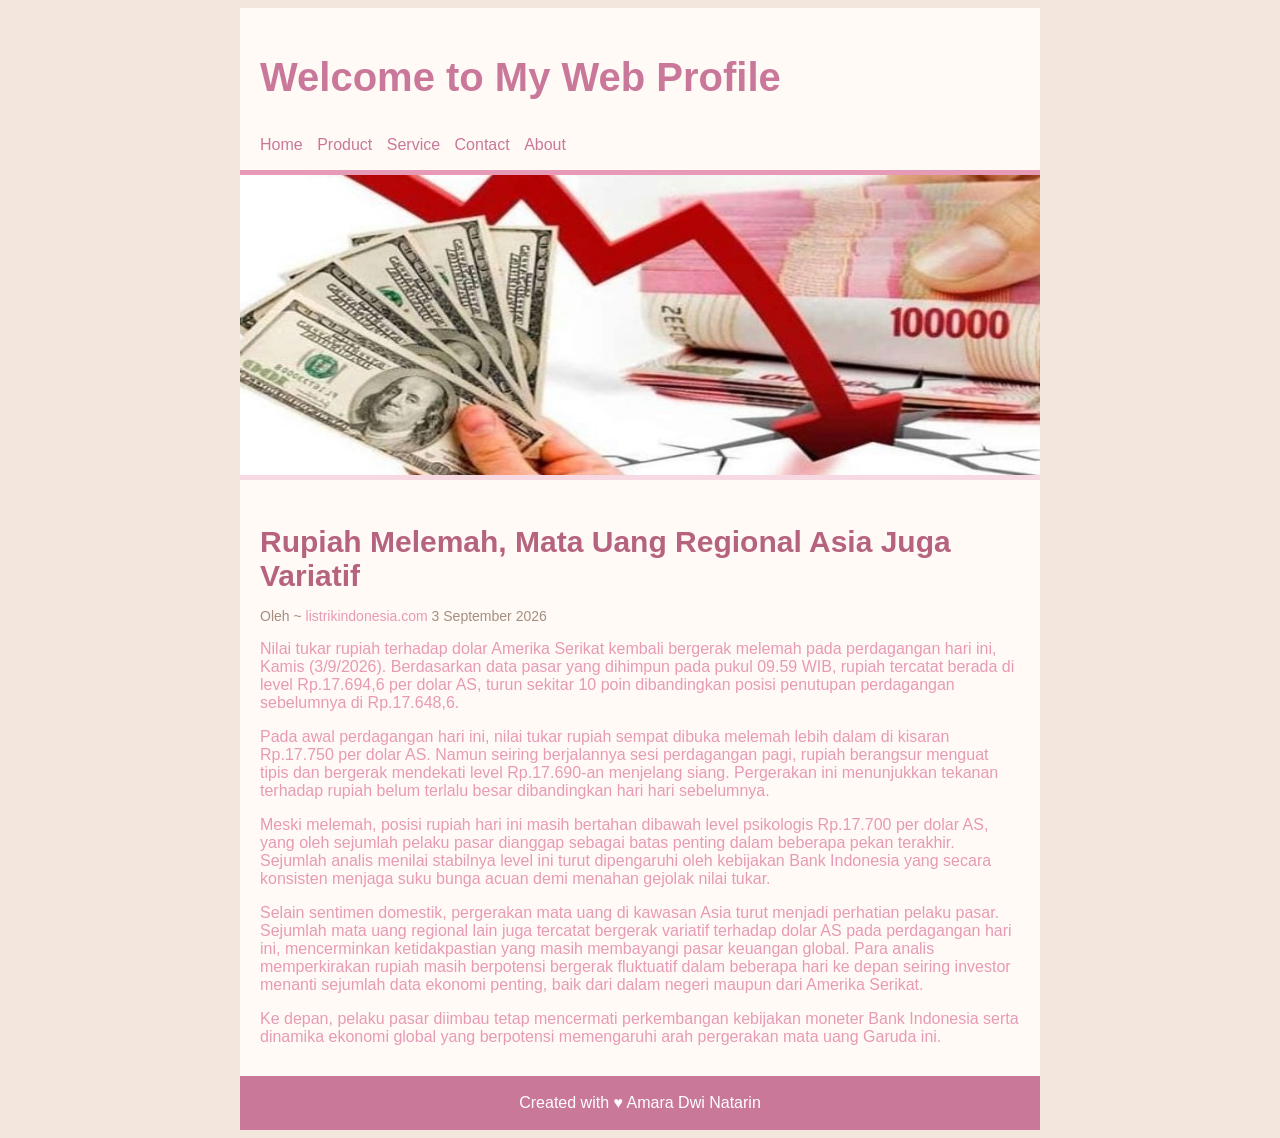
<file: web-css/index.html>
<!DOCTYPE html>
<html>
<head>
   
    <title>Web Profille</title>
    <!-- link style css external -->
    <link rel="stylesheet" type="text/css" href="css/style.css">
</head>
<body>
    <!-- membuat container -->
     <div class="container">
        <!-- membuat header -->
        <div class="header">
            <h1 class="judul">Welcome to My Web Profile</h1>
            <!-- membuat menu navigasi atas -->
             <ul class="nav">
                <li><a href="#">Home</a></li>
                <li><a href="#">Product</a></li>
                <li><a href="#">Service</a></li>
                <li><a href="#">Contact</a></li>
                <li><a href="#">About</a></li>
             </ul>
        </div>
        <!-- header -->
        
        <!-- banner -->
        <div class="banner"></div>
        <!-- banner -->
        <!-- isi -->
        <div class="isi">
            <h2>Rupiah Melemah, Mata Uang Regional Asia Juga Variatif </h2>
            <p class="penulis">Oleh ~ <a href="#">listrikindonesia.com</a> 3 September 2026</p>
        <p> Nilai tukar rupiah terhadap dolar Amerika Serikat kembali bergerak melemah pada perdagangan hari ini,
            Kamis (3/9/2026). Berdasarkan data pasar yang dihimpun pada pukul 09.59 WIB, rupiah tercatat berada
            di level Rp.17.694,6 per dolar AS, turun sekitar 10 poin dibandingkan posisi penutupan perdagangan 
            sebelumnya di Rp.17.648,6.
        </p>

        <p>
            Pada awal perdagangan hari ini, nilai tukar rupiah sempat dibuka melemah lebih dalam di kisaran 
            Rp.17.750 per dolar AS. Namun seiring berjalannya sesi perdagangan pagi, rupiah berangsur menguat tipis 
            dan bergerak mendekati level Rp.17.690-an menjelang siang. Pergerakan ini menunjukkan tekanan terhadap
            rupiah belum terlalu besar dibandingkan hari hari sebelumnya.
        </p>

        <p>
            Meski melemah, posisi rupiah hari ini masih bertahan dibawah level psikologis Rp.17.700 per dolar AS, 
            yang oleh sejumlah pelaku pasar dianggap sebagai batas penting dalam beberapa pekan terakhir. Sejumlah
            analis menilai stabilnya level ini turut dipengaruhi oleh kebijakan Bank Indonesia yang secara konsisten 
            menjaga suku bunga acuan demi menahan gejolak nilai tukar.
        </p>

        <p>
            Selain sentimen domestik, pergerakan mata uang di kawasan Asia turut menjadi perhatian pelaku pasar. 
            Sejumlah mata uang regional lain juga tercatat bergerak variatif terhadap dolar AS pada perdagangan hari ini, 
            mencerminkan ketidakpastian yang masih membayangi pasar keuangan global. Para analis memperkirakan rupiah
            masih berpotensi bergerak fluktuatif dalam beberapa hari ke depan seiring investor menanti sejumlah data ekonomi penting,
            baik dari dalam negeri maupun dari Amerika Serikat.
        </p>

        <p>
            Ke depan, pelaku pasar diimbau tetap mencermati perkembangan kebijakan moneter Bank Indonesia serta dinamika
            ekonomi global yang berpotensi memengaruhi arah pergerakan mata uang Garuda ini.
        </p>
     </div>

     <!-- footer -->
     <div class="footer">
        <p class="copyright">Created with &hearts; Amara Dwi Natarin</p>
     </div>
     <!-- footer -->
                   
</body>
</html>
</file>
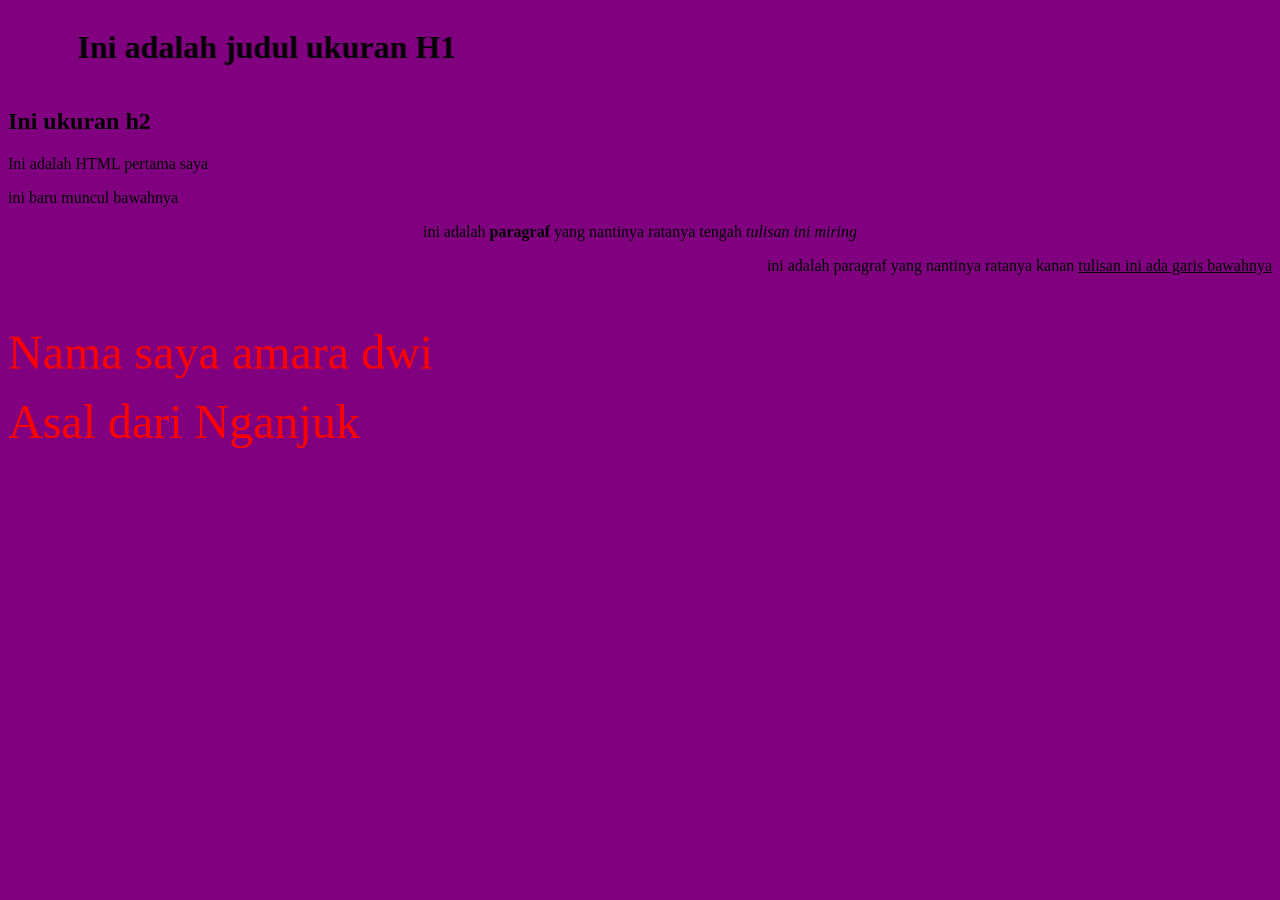
<file: tugas1/tugas1.html>
<html>
    <head>
        <title> HTML Tugas 1 </title>
    </head>
   
    <body bgcolor="purple">

        <marquee behavior="alternate" direction="right"> 
            <h1>Ini adalah judul ukuran H1</h1>
        </marquee>

        <h2>Ini ukuran h2</h2>
        <p>Ini adalah HTML pertama saya</p>
        <p>ini baru muncul bawahnya</p>
        <p align="center"> ini adalah <b>paragraf</b> yang nantinya ratanya tengah <i>tulisan ini miring</i> </p>
        <p align="right">ini adalah paragraf yang nantinya ratanya kanan <u>tulisan ini ada garis bawahnya</u> </p>
        
            <marquee behavior="slide" direction="up">
                <p>
                    <font size="20" color="red">Nama saya amara dwi</font>
                </p>
            </marquee>
        <p>
            <font size="20" color="red">Asal dari Nganjuk</font>
        </p>
    
    </body>
     
</html>
</file>
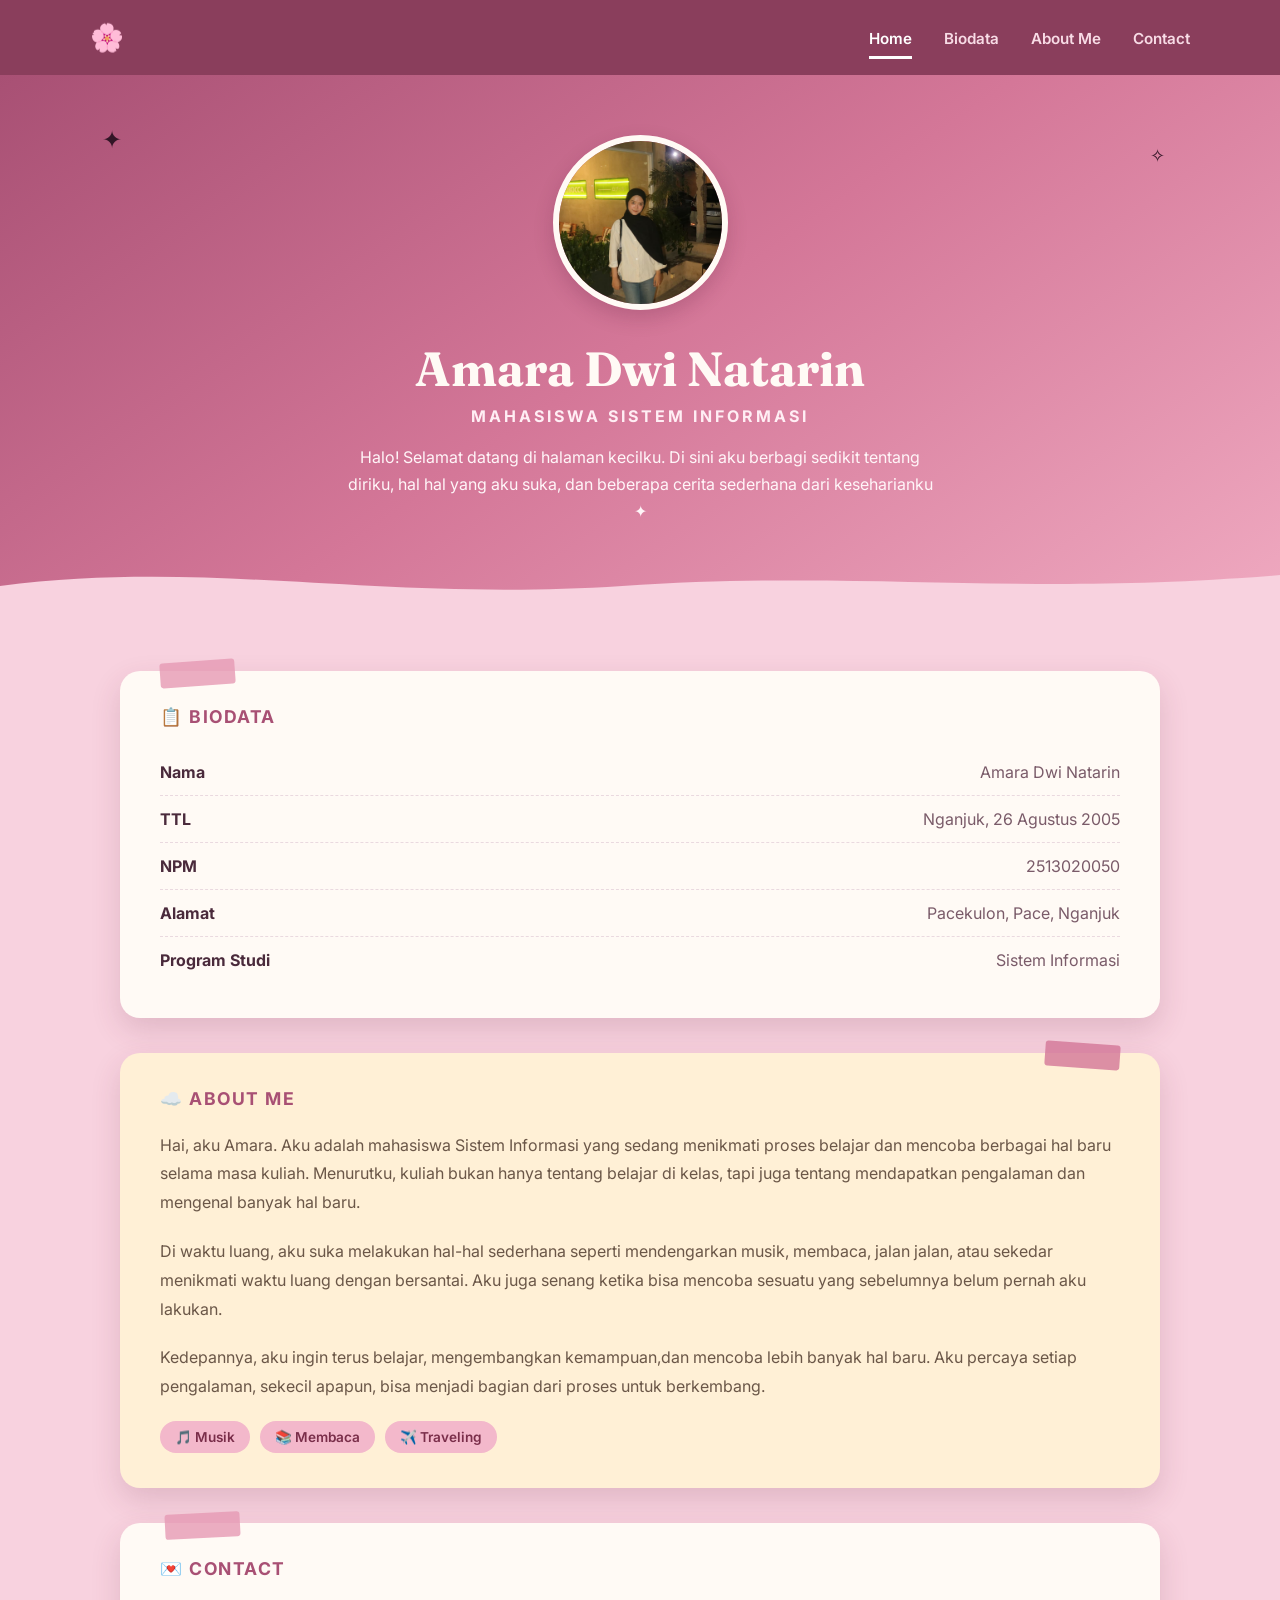
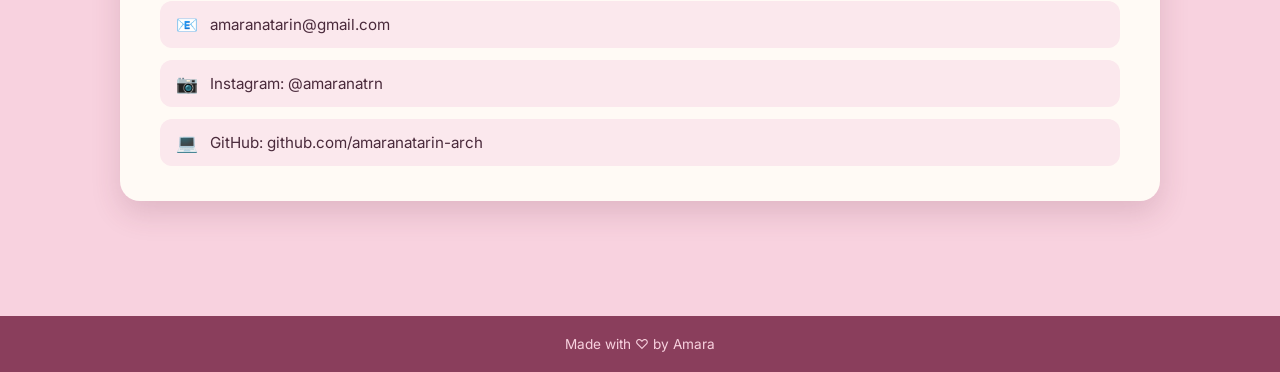
<file: tugas2/tugas2.html>
<!DOCTYPE html>
<html lang="id">
<head>
    <meta charset="UTF-8">
    <meta name="viewport" content="width=device-width, initial-scale=1.0">

    <title>Tugas 2 - Amara Dwi Natarin</title>

    <!-- Google Fonts -->
    <link rel="preconnect" href="https://fonts.googleapis.com">
    <link rel="preconnect" href="https://fonts.gstatic.com" crossorigin>

    <link href="https://fonts.googleapis.com/css2?family=Fraunces:wght@600;700&family=Inter:wght@400;500;600;700&display=swap" rel="stylesheet">

    <style>

        /* ================= WARNA ================= */

        :root {
            --pink-light: #f8d2df;
            --pink: #efa9c0;
            --pink-deep: #d47798;
            --pink-dark: #a85074;
            --nav-bg: #8a3e5c;
            --cream: #fffaf5;
            --note: #fff0d6;
            --text-dark: #4a2a3b;
            --text-soft: #7a5b69;
        }


        /* ================= DASAR ================= */

        * {
            margin: 0;
            padding: 0;
            box-sizing: border-box;
        }

        html {
            scroll-behavior: smooth;
        }

        body {
            font-family: "Inter", sans-serif;
            background: var(--pink-light);
            color: var(--text-dark);
        }


        /* ================= NAVBAR ================= */

        nav {
            background: var(--nav-bg);
            min-height: 75px;
            padding: 0 7%;

            display: flex;
            align-items: center;
            justify-content: space-between;
        }

        .logo {
            font-size: 1.7rem;
        }

        nav ul {
            list-style: none;

            display: flex;
            align-items: center;
            gap: 2rem;
        }

        nav a {
            color: #f8dce6;
            text-decoration: none;

            font-size: 0.95rem;
            font-weight: 600;

            transition: 0.2s;
        }

        nav a:hover {
            color: white;
        }

        nav a.active {
            color: white;
            border-bottom: 3px solid white;
            padding-bottom: 8px;
        }


        /* ================= HOME / HERO ================= */

        .hero {
            min-height: 440px;

            background: linear-gradient(
                145deg,
                var(--pink-dark),
                var(--pink-deep),
                var(--pink)
            );

            padding: 60px 20px 85px;

            text-align: center;

            position: relative;
            overflow: hidden;
        }

        .star {
            position: absolute;
            color: #321526;
        }

        .star-1 {
            top: 50px;
            left: 8%;
            font-size: 1.5rem;
        }

        .star-2 {
            top: 70px;
            right: 9%;
            font-size: 1.1rem;
        }

        .photo {
            width: 175px;
            height: 175px;

            object-fit: cover;
            border-radius: 50%;

            border: 6px solid var(--cream);

            box-shadow:
                0 8px 20px rgba(80, 20, 50, 0.2);

            margin-bottom: 25px;
        }

        .hero h1 {
            font-family: "Fraunces", serif;

            font-size: 3rem;

            color: var(--cream);

            margin-bottom: 8px;
        }

        .subtitle {
            font-size: 1rem;

            color: #ffeef4;

            letter-spacing: 3px;

            font-weight: 700;

            margin-bottom: 18px;
        }

        .greeting {
            font-size: 1rem;

            color: #fff5f8;

            max-width: 600px;

            margin: auto;

            line-height: 1.7;
        }


        /* ================= WAVE ================= */

        .wave {
            position: absolute;

            bottom: -2px;
            left: 0;

            width: 100%;
            height: 65px;
        }

        .wave path {
            fill: var(--pink-light);
        }


        /* ================= MAIN ================= */

        main {
            width: 100%;
            max-width: 1100px;

            margin: 0 auto;

            padding: 60px 30px 80px;
        }


        /* ================= CARD ================= */

        .card {
            position: relative;

            padding: 35px 40px;

            margin-bottom: 35px;

            border-radius: 20px;

            box-shadow:
                0 12px 30px rgba(100, 40, 65, 0.16);

            scroll-margin-top: 90px;
        }

        .biodata {
            background: var(--cream);
        }

        .about {
            background: var(--note);
        }

        .contact {
            background: var(--cream);
        }


        /* ================= HIASAN TAPE ================= */

        .card::before {
            content: "";

            position: absolute;

            top: -10px;

            width: 75px;
            height: 25px;

            border-radius: 3px;

            opacity: 0.8;
        }

        .biodata::before {
            left: 40px;

            background: #e79ab4;

            transform: rotate(-4deg);
        }

        .about::before {
            right: 40px;

            background: #d47798;

            transform: rotate(4deg);
        }

        .contact::before {
            left: 45px;

            background: #e79ab4;

            transform: rotate(-3deg);
        }


        /* ================= JUDUL CARD ================= */

        .card-title {
            font-size: 1.1rem;

            font-weight: 700;

            color: var(--pink-dark);

            letter-spacing: 1.5px;

            margin-bottom: 22px;
        }


        /* ================= BIODATA ================= */

        .row {
            display: flex;

            justify-content: space-between;
            align-items: center;

            padding: 13px 0;

            border-bottom: 1px dashed #ead9df;

            font-size: 1rem;
        }

        .row:last-child {
            border-bottom: none;
        }

        .label {
            font-weight: 700;
        }

        .value {
            color: var(--text-soft);

            text-align: right;
        }


        /* ================= ABOUT ME ================= */

        .description {
            font-size: 1rem;

            color: #6b5748;

            line-height: 1.8;

            margin-bottom: 20px;
        }

        .tags {
            display: flex;

            flex-wrap: wrap;

            gap: 10px;
        }

        .tag {
            background: #f3b8cb;

            color: #7a2e4a;

            font-size: 0.85rem;

            font-weight: 600;

            padding: 8px 15px;

            border-radius: 20px;

            transition: 0.2s;
        }

        .tag:hover {
            transform: translateY(-3px);
        }


        /* ================= CONTACT ================= */

        .contact-list {
            display: flex;

            flex-direction: column;

            gap: 12px;
        }

        .contact-item {
            display: flex;

            align-items: center;

            gap: 12px;

            background: #fbe8ed;

            border-radius: 12px;

            padding: 13px 16px;

            text-decoration: none;

            color: var(--text-dark);

            font-size: 0.95rem;

            transition: 0.2s;
        }

        .contact-item:hover {
            background: var(--pink);

            transform: translateX(4px);
        }

        .icon {
            font-size: 1.1rem;
        }


        /* ================= FOOTER ================= */

        footer {
            background: var(--nav-bg);

            color: var(--pink-light);

            text-align: center;

            padding: 20px;

            font-size: 0.85rem;
        }


        /* ================= HP ================= */

        @media (max-width: 700px) {

            nav {
                padding: 0 20px;
            }

            nav ul {
                gap: 1rem;
            }

            nav a {
                font-size: 0.82rem;
            }

            .hero {
                min-height: 430px;

                padding-top: 55px;
            }

            .photo {
                width: 165px;
                height: 165px;
            }

            .hero h1 {
                font-size: 2.2rem;
            }

            .subtitle {
                font-size: 0.8rem;

                letter-spacing: 2px;
            }

            .greeting {
                font-size: 0.9rem;

                padding: 0 20px;
            }

            main {
                padding: 45px 20px 60px;
            }

            .card {
                padding: 30px 25px;
            }

            .row {
                font-size: 0.9rem;
            }

            .description {
                font-size: 0.9rem;
            }
        }


        /* ================= HP KECIL ================= */

        @media (max-width: 500px) {

            nav ul {
                gap: 0.8rem;
            }

            nav a {
                font-size: 0.75rem;
            }

            .logo {
                font-size: 1.4rem;
            }

            .hero h1 {
                font-size: 2rem;
            }

            .card {
                padding: 25px 20px;
            }

            .row {
                font-size: 0.85rem;
            }

        }

    </style>
</head>


<body>

    <!-- ================= NAVBAR ================= -->

    <header>

        <nav>

            <div class="logo">
                🌸
            </div>

            <ul>
                <li>
                    <a href="#home" class="active">Home</a>
                </li>

                <li>
                    <a href="#biodata">Biodata</a>
                </li>

                <li>
                    <a href="#about">About Me</a>
                </li>

                <li>
                    <a href="#contact">Contact</a>
                </li>
            </ul>

        </nav>


        <!-- ================= HERO ================= -->

        <section class="hero" id="home">

            <div class="star star-1">
                ✦
            </div>

            <div class="star star-2">
                ✧
            </div>


            <!-- Ganti foto.jpg dengan nama foto kamu -->

            <img
                src="foto-saya.jpg"
                alt="Foto Amara"
                class="photo"
            >


            <h1>
                Amara Dwi Natarin
            </h1>

            <p class="subtitle">
                MAHASISWA SISTEM INFORMASI
            </p>

            <p class="greeting">
                Halo! Selamat datang di halaman kecilku. 
                Di sini aku berbagi sedikit tentang diriku, hal hal yang aku suka,
                dan beberapa cerita sederhana dari keseharianku
                ✦
            </p>


            <!-- Wave -->

            <svg
                class="wave"
                viewBox="0 0 1440 120"
                preserveAspectRatio="none"
            >

                <path
                    d="M0,70 C240,20 420,100 700,70 C980,40 1140,90 1440,50 L1440,120 L0,120 Z">
                </path>

            </svg>

        </section>

    </header>



    <!-- ================= ISI ================= -->

    <main>


        <!-- BIODATA -->

        <section
            class="card biodata"
            id="biodata"
        >

            <h2 class="card-title">
                📋 BIODATA
            </h2>


            <div class="row">

                <span class="label">
                    Nama
                </span>

                <span class="value">
                    Amara Dwi Natarin
                </span>

            </div>


            <div class="row">

                <span class="label">
                    TTL
                </span>

                <span class="value">
                    Nganjuk, 26 Agustus 2005
                </span>

            </div>


            <div class="row">

                <span class="label">
                    NPM
                </span>

                <span class="value">
                    2513020050
                </span>

            </div>


            <div class="row">

                <span class="label">
                    Alamat
                </span>

                <span class="value">
                    Pacekulon, Pace, Nganjuk
                </span>

            </div>


            <div class="row">
                
                <span class="label">
                    Program Studi
                </span>

                <span class="value">
                    Sistem Informasi
                </span>

            </div>

        </section>



        <!-- ABOUT ME -->

        <section
            class="card about"
            id="about"
        >

            <h2 class="card-title">
                ☁️ ABOUT ME
            </h2>


            <p class="description">

                Hai, aku Amara. Aku adalah mahasiswa Sistem Informasi
                yang sedang menikmati proses belajar dan mencoba berbagai
                hal baru selama masa kuliah. Menurutku, kuliah bukan hanya 
                tentang belajar di kelas, tapi juga tentang mendapatkan pengalaman
                dan mengenal banyak hal baru.

            </p>

            <p class="description">
                Di waktu luang, aku suka melakukan hal-hal sederhana seperti
                mendengarkan musik, membaca, jalan jalan, atau sekedar menikmati waktu 
                luang dengan bersantai. Aku juga senang ketika bisa mencoba sesuatu yang 
                sebelumnya belum pernah aku lakukan.

            </p>

            <p class="description">
                Kedepannya, aku ingin terus belajar, mengembangkan kemampuan,dan mencoba
                lebih banyak hal baru. Aku percaya setiap pengalaman, sekecil apapun, 
                bisa menjadi bagian dari proses untuk berkembang.

            </p>


            <div class="tags">

                <span class="tag">
                    🎵 Musik
                </span>

                <span class="tag">
                    📚 Membaca
                </span>

                <span class="tag">
                    ✈️ Traveling
                </span>

            </div>

        </section>



        <!-- CONTACT -->

        <section
            class="card contact"
            id="contact"
        >

            <h2 class="card-title">
                💌 CONTACT
            </h2>


            <div class="contact-list">


                <a
                    href="mailto:amaranatarin@gmail.com"
                    class="contact-item"
                >

                    <span class="icon">
                        📧
                    </span>

                    <span>
                        amaranatarin@gmail.com
                    </span>

                </a>


                <a
                    href="#"
                    class="contact-item"
                >

                    <span class="icon">
                        📷
                    </span>

                    <span>
                        Instagram: @amaranatrn
                    </span>

                </a>


                <a
                    href="#"
                    class="contact-item"
                >

                    <span class="icon">
                        💻
                    </span>

                    <span>
                        GitHub: github.com/amaranatarin-arch
                    </span>

                </a>


            </div>

        </section>

    </main>



    <!-- ================= FOOTER ================= -->

    <footer>

        <p>
            Made with ♡ by Amara
        </p>

    </footer>

</body>
</html>
</file>
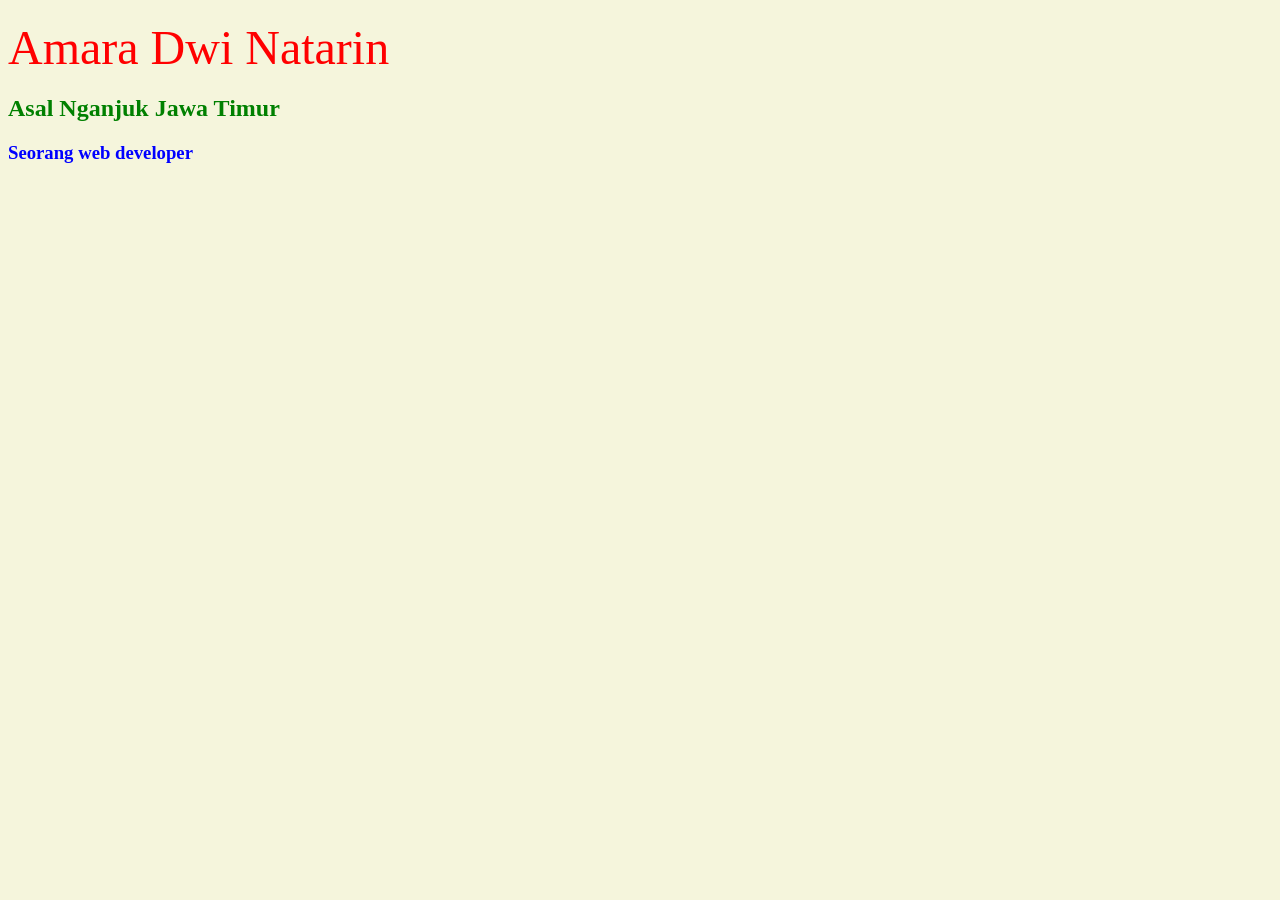
<file: tugas3/tugas-css1.html>
<!DOCTYPE html>
<html lang="en">
<head>
    <meta charset="UTF-8">
    <meta name="viewport" content="width=device-width, initial-scale=1.0">
    <title>Document</title>
    <!-- disini tempat inline css-->
     <style type="text/css">
        h3 {
            color: blue;
        }

        p {
            color: red;
            font-size: 20px;
        }

        h2 {
            color: green;
        }

        body {
            background-color: beige;
        }

     </style>
</head>
<body>
    <p> <font size="20">Amara Dwi Natarin</font> </p>
    <h2>Asal Nganjuk Jawa Timur</h2>
    <h3>Seorang web developer</h3>
</body>
</html>
</file>
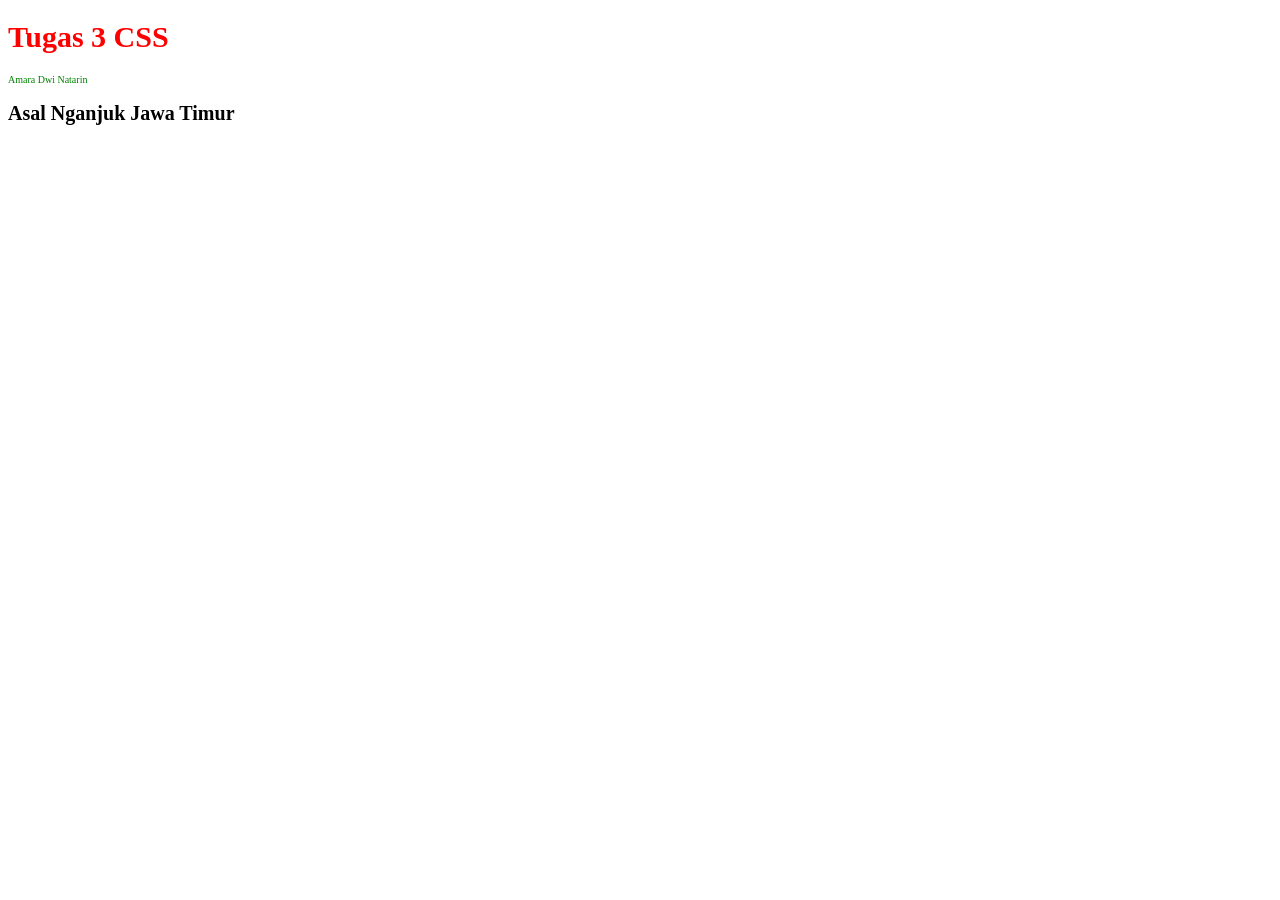
<file: tugas3/tugas-css2.html>
<!DOCTYPE html>
<html lang="en">
<head>
    <meta charset="UTF-8">
    <meta name="viewport" content="width=device-width, initial-scale=1.0">
    <title>Tugas 3 CSS</title>
    <!-- memasukkan css external dengan tag link -->
    <link rel="stylesheet" href="style.css"
</head>
<body>
    <!-- berwarna merah dan ukuran font 30px-->
    <h1> Tugas 3 CSS </h1>
    <!-- Warna hijau ukuran 10px -->
    <p> Amara Dwi Natarin </p>
    <!-- ukuran font 20px -->
    <h2> Asal Nganjuk Jawa Timur</h2>
    
</body>
</html>
</file>
<file: web-css/css/style.css>
/* membuat body berwarna abu abu dan font arial, sans serif ukuiran 16px */
body {
    background-color: #f3e6dc;
    font-family: Arial, sans-serif;
    font-size: 16px;
}

/* membuat canvas putih ditengah */
.container {
    background-color: #fffaf5;
    margin: auto;
    width: 800px;

}

/* mengatur jarak dalam header */
.header {
    padding-top: 20px;
    padding-right: 20px;
    padding-left: 20px;
   
}

/* specify css elemen */
.header .judul {
    font-size: 40px;
    font-weight: bold;
    margin-bottom: 5px;
    color: #c9789a;
}

/* mengatur display inline-block agar bisa diberikan dimensi */
.nav {
    padding: 0;

}

/* membuat list navigasi menjadi horizontal dan mengatur jarak antar menu */
.nav li {
    display: inline-block;
    margin-right: 10px;
    margin-top: 20px;
}

.nav li a {
    /* untuk menghilangkan garis bawah pada link navigasi dan mengatur warna link navigasi */
    text-decoration: none;
    color: #c9789a;
}


/* membuat animasi saat link disorot */
.nav li a:hover {
    background-color: #c9789a;
    color: white;
}

/* untuk css banner */
.banner {
    height: 300px;
    /* background-color: #f4c2d7; */
    /* berikan file gambar */
    background-image: url("../img/banner.jpg");
    /* mengatur ukuran gambar */
    background-size: 100% 100%;
    /* mengatur posisi gambar horizontal dan vertikal  */
    background-position: center;
    /* mengatur garis tepi tebal jenis warna */
    border-top: 5px solid #e79ab5;
    border-bottom: 5px solid #f7d9e3;
}

/* untuk isi */
.isi {
    padding: 20px;
}

.isi h2 {
    font-size: 30px;
    font-weight: bold;
    color: #b5637e
}

.isi .penulis {
    font-size: 14px;
    /* agar agak naik */
    margin-top: -10px;
    color: #a58e7f
}

.isi .penulis a {
    text-decoration: none;
    color: #e79ab5;
}

.isi p {
    font-size: 16px;
    margin-bottom: 10px;
    color: #e79ab5;
}

/* untuk footer */
.footer {
    background-color: #c9789a;
    height: 50px;
    padding: 2px;
}

.footer .copyright {
    font-size: 16px;
    color: white;
    text-align: center;
}
</file>
<file: tugas3/style.css>
/* untuk H1 warna merah dan ukuran font 30px */
h1 {
    color: red;
    font-size: 30px;
}

/* untuk p warna hijau dan ukuran font 10px */
p {
    color: green;
    font-size: 10px;
}

/* untuk h2 ukuran font 20px */
h2 {
    font-size: 20px;
}
</file>
